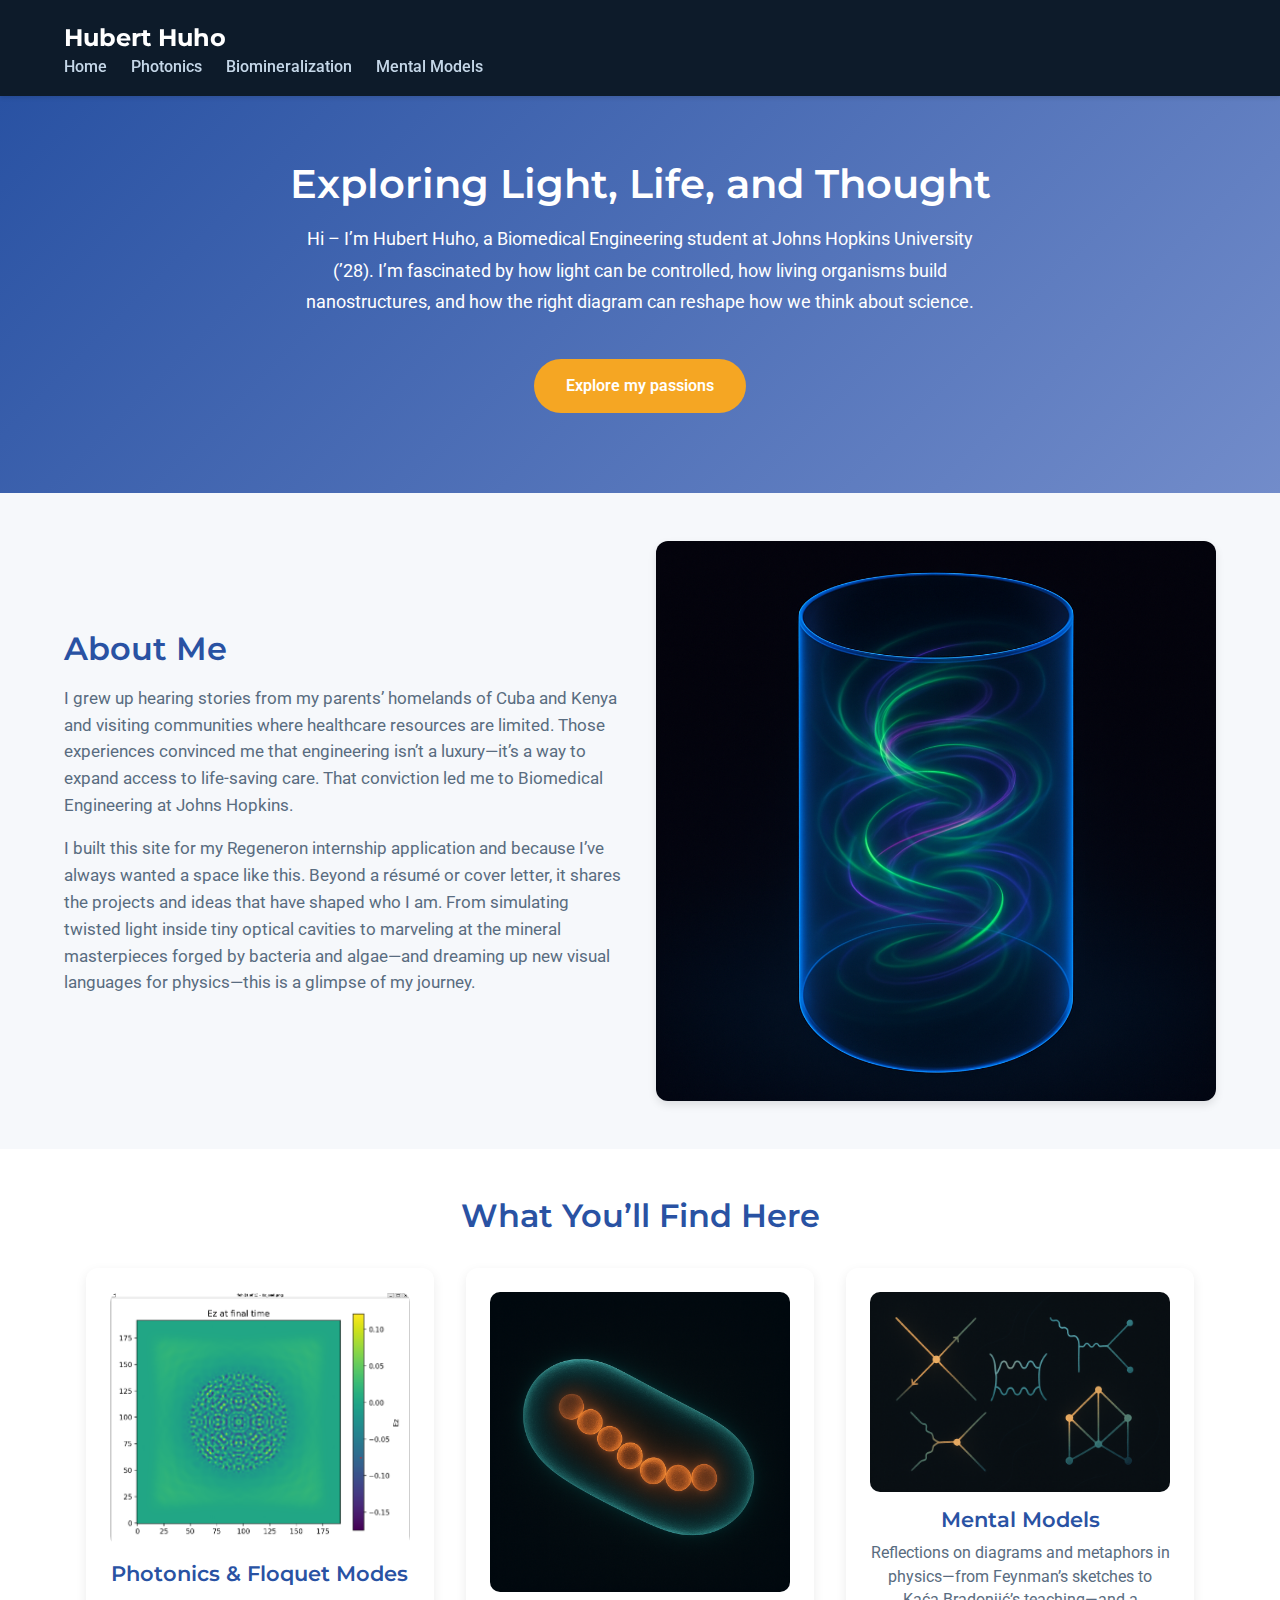
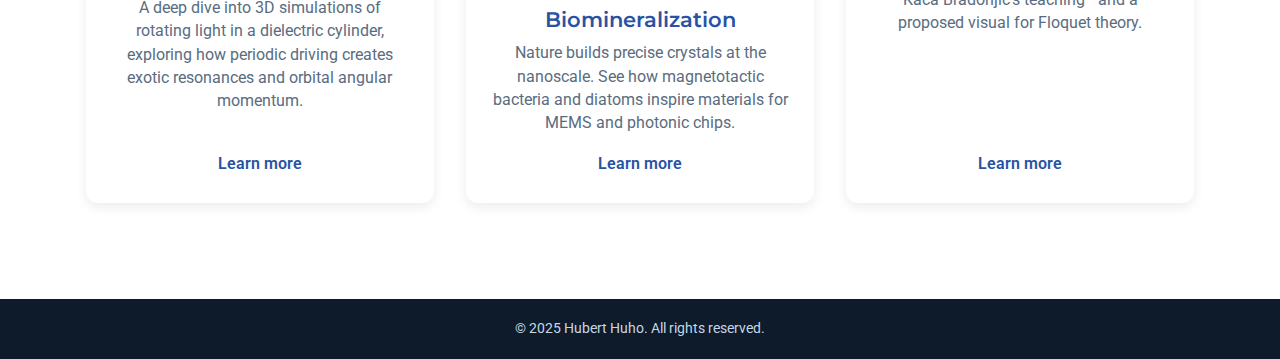
<file: index.html>
<!DOCTYPE html>
<html lang="en">
<head>
  <meta charset="UTF-8" />
  <meta name="viewport" content="width=device-width, initial-scale=1.0" />
  <title>Hubert Huho – Photonics, Biomineralization & Mental Models</title>
  <meta name="description" content="I'm Hubert Huho, a Johns Hopkins BME student exploring photonics, biomineralization, and visual thinking in science. This site showcases projects, simulations, and ideas that shape my journey." />
  <link rel="stylesheet" href="styles.css" />
</head>
<body>
  <!-- Navigation bar -->
  <header class="navbar" role="navigation" aria-label="Primary">
    <div class="container">
      <h1 class="logo"><a href="index.html">Hubert Huho</a></h1>
      <nav>
        <ul class="nav-links">
          <li><a href="index.html" aria-current="page">Home</a></li>
          <li><a href="photonics.html">Photonics</a></li>
          <li><a href="biomineralization.html">Biomineralization</a></li>
          <li><a href="mentalmodels.html">Mental Models</a></li>
        </ul>
      </nav>
    </div>
  </header>

  <!-- Hero section -->
  <section class="hero">
    <div class="container">
      <h2>Exploring Light, Life, and Thought</h2>
      <p>Hi – I’m Hubert Huho, a Biomedical Engineering student at Johns Hopkins University (’28). I’m fascinated by how light can be controlled, how living organisms build nanostructures, and how the right diagram can reshape how we think about science.</p>
      <a class="cta-btn" href="photonics.html">Explore my passions</a>
    </div>
  </section>

  <!-- About section -->
  <section class="about" id="about">
    <div class="container about-flex">
      <div class="about-text">
        <h3>About Me</h3>
        <p>I grew up hearing stories from my parents’ homelands of Cuba and Kenya and visiting communities where healthcare resources are limited. Those experiences convinced me that engineering isn’t a luxury—it’s a way to expand access to life-saving care. That conviction led me to Biomedical Engineering at Johns Hopkins.</p>
        <p>I built this site for my Regeneron internship application and because I’ve always wanted a space like this. Beyond a résumé or cover letter, it shares the projects and ideas that have shaped who I am. From simulating twisted light inside tiny optical cavities to marveling at the mineral masterpieces forged by bacteria and algae—and dreaming up new visual languages for physics—this is a glimpse of my journey.</p>
      </div>
      <div class="about-image">
        <img src="3a19c69c-db44-4b73-a6a2-1a7e6a0757c5.png" alt="Abstract illustration of a cylindrical optical cavity" loading="lazy" />
      </div>
    </div>
  </section>

  <!-- Passions overview -->
  <section class="passions">
    <div class="container">
      <h3>What You’ll Find Here</h3>
      <div class="cards">
        <div class="card">
          <img src="Hubert_Huho_RotCylinder(OAM)_Ez_Final_Time.png" alt="Simulated Ez field distribution in a rotating dielectric cylinder" loading="lazy" />
          <h4>Photonics &amp; Floquet Modes</h4>
          <p>A deep dive into 3D simulations of rotating light in a dielectric cylinder, exploring how periodic driving creates exotic resonances and orbital angular momentum.</p>
          <a href="photonics.html" class="card-link">Learn more</a>
        </div>
        <div class="card">
          <img src="8b9966dc-6dc2-40aa-8418-159095ac2272.png" alt="Stylized magnetosome chain and diatom-inspired structures" loading="lazy" />
          <h4>Biomineralization</h4>
          <p>Nature builds precise crystals at the nanoscale. See how magnetotactic bacteria and diatoms inspire materials for MEMS and photonic chips.</p>
          <a href="biomineralization.html" class="card-link">Learn more</a>
        </div>
        <div class="card">
          <img src="2a186fd2-34ff-4758-96b6-79f49ae0fd18.png" alt="Conceptual physics diagram in the spirit of Feynman sketches" loading="lazy" />
          <h4>Mental Models</h4>
          <p>Reflections on diagrams and metaphors in physics—from Feynman’s sketches to Kaća Bradonjić’s teaching—and a proposed visual for Floquet theory.</p>
          <a href="mentalmodels.html" class="card-link">Learn more</a>
        </div>
      </div>
    </div>
  </section>

  <footer>
    <div class="container">
      <p>&copy; 2025 Hubert Huho. All rights reserved.</p>
    </div>
  </footer>
</body>
</html>
</file>
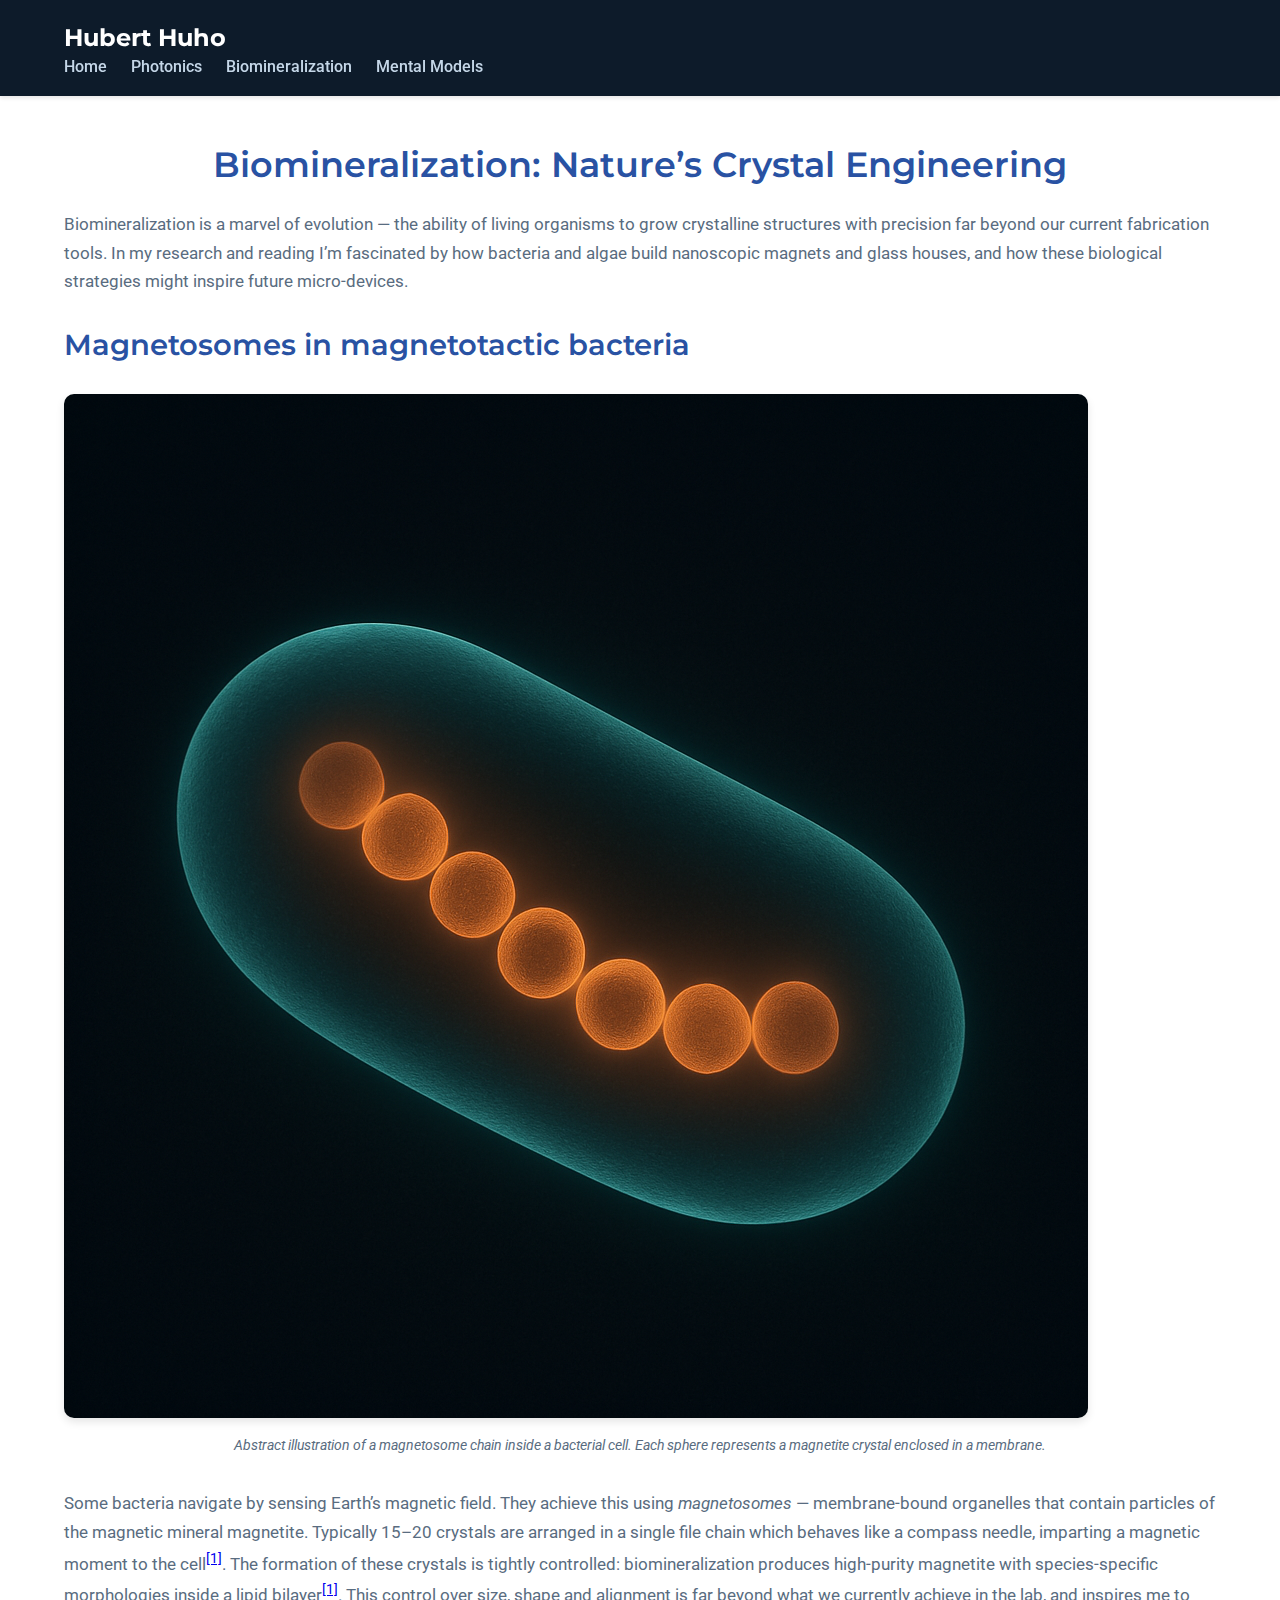
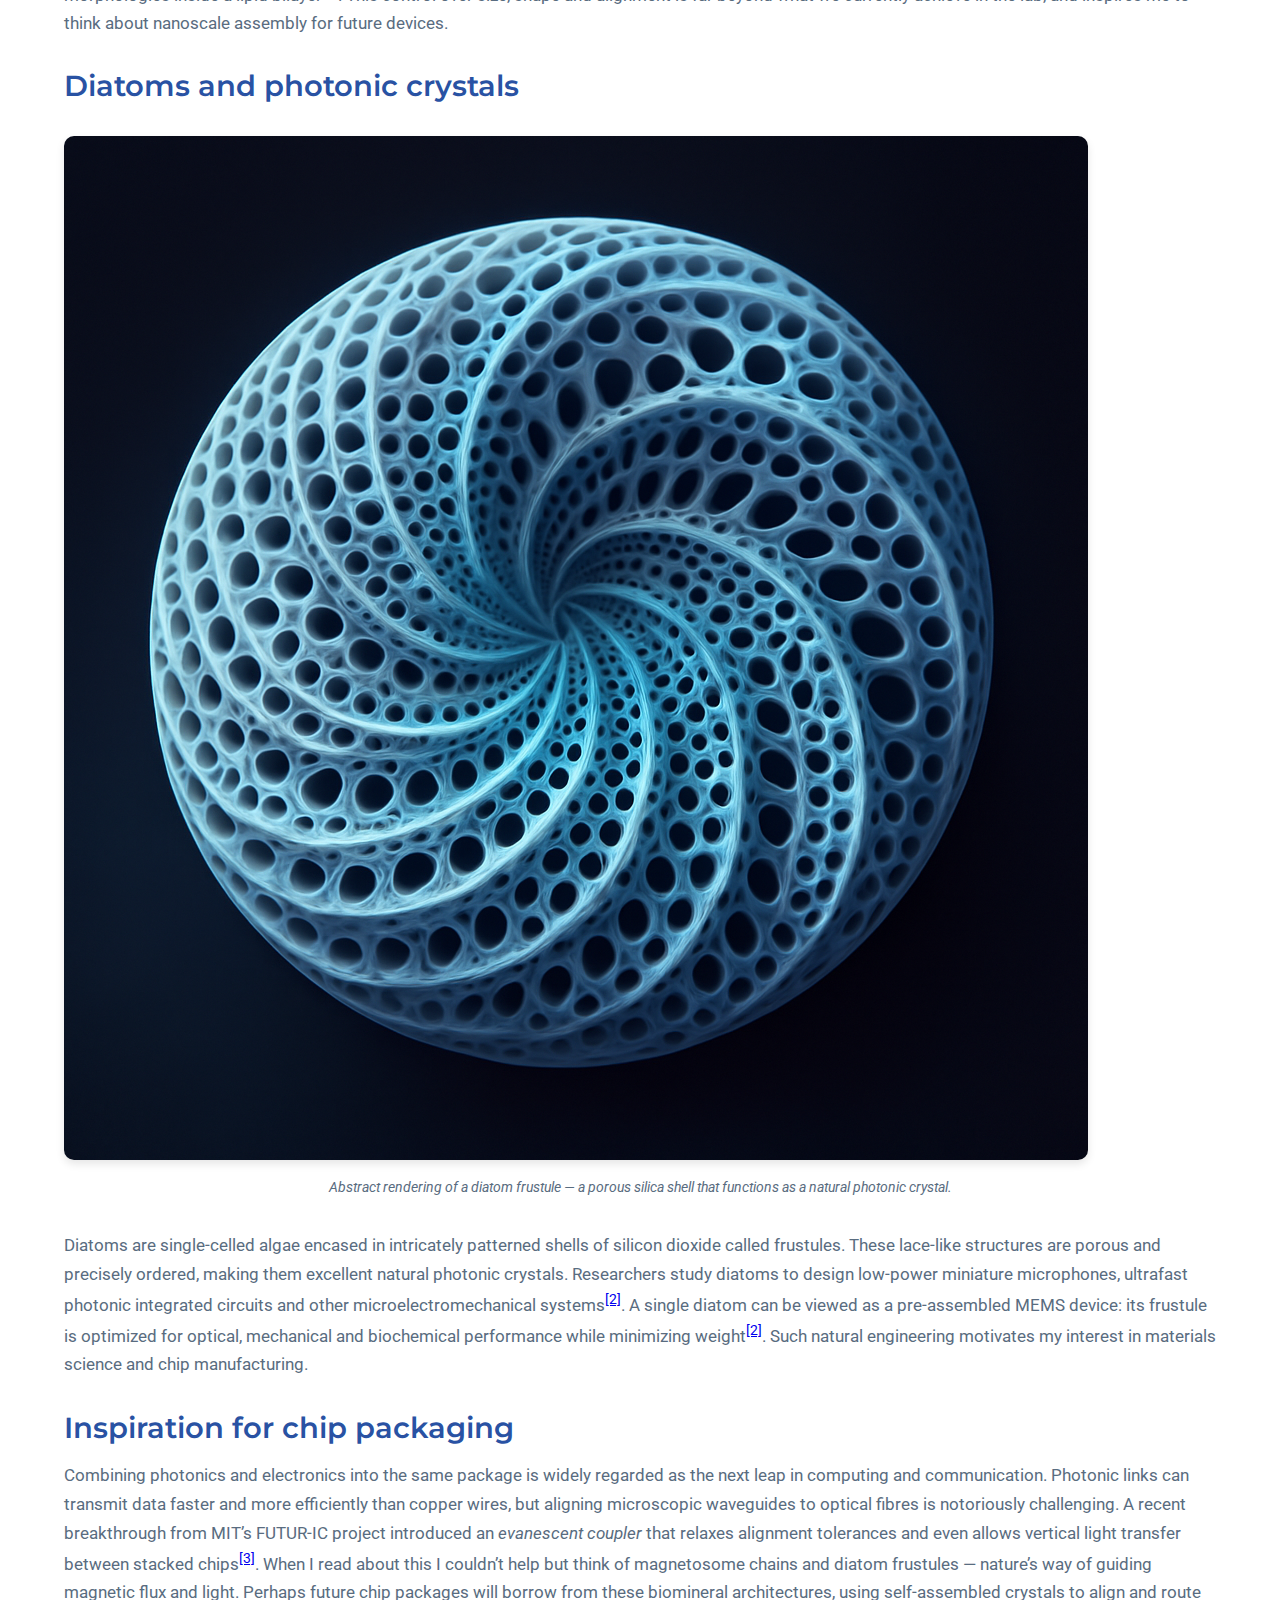
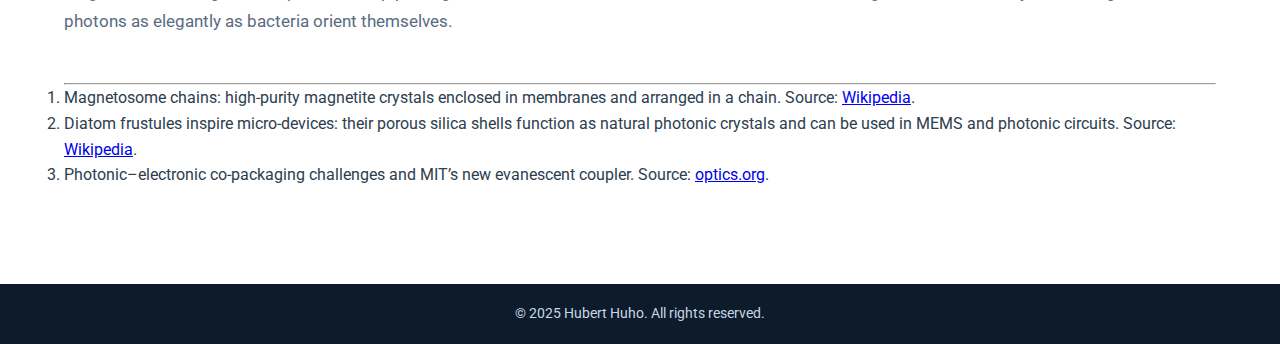
<file: biomineralization.html>
<!DOCTYPE html>
<html lang="en">
<head>
  <meta charset="UTF-8" />
  <meta name="viewport" content="width=device-width, initial-scale=1.0" />
  <title>Biomineralization – Hubert Huho</title>
  <link rel="stylesheet" href="styles.css" />
</head>
<body>
  <!-- Navigation bar -->
  <header class="navbar">
    <div class="container">
      <h1 class="logo"><a href="index.html">Hubert Huho</a></h1>
      <nav>
        <ul class="nav-links">
          <li><a href="index.html">Home</a></li>
          <li><a href="photonics.html">Photonics</a></li>
          <li><a href="biomineralization.html" class="active">Biomineralization</a></li>
          <li><a href="mentalmodels.html">Mental Models</a></li>
        </ul>
      </nav>
    </div>
  </header>

  <section class="content">
    <div class="container">
      <h1>Biomineralization: Nature’s Crystal Engineering</h1>
      <p>
        Biomineralization is a marvel of evolution — the ability of living organisms to grow crystalline structures with precision far
        beyond our current fabrication tools.  In my research and reading I’m fascinated by how bacteria and algae build nanoscopic
        magnets and glass houses, and how these biological strategies might inspire future micro‑devices.
      </p>

      <h2>Magnetosomes in magnetotactic bacteria</h2>
      <figure class="figure">
        <img src="8b9966dc-6dc2-40aa-8418-159095ac2272.png" alt="Stylized magnetosome chain" />
        <figcaption>
          Abstract illustration of a magnetosome chain inside a bacterial cell.  Each sphere represents a magnetite crystal enclosed in a
          membrane.
        </figcaption>
      </figure>
      <p>
        Some bacteria navigate by sensing Earth’s magnetic field.  They achieve this using <em>magnetosomes</em> — membrane‑bound
        organelles that contain particles of the magnetic mineral magnetite.  Typically 15–20 crystals are arranged in a single
        file chain which behaves like a compass needle, imparting a magnetic moment to the cell<sup><a href="#footnote-1">[1]</a></sup>.  The
        formation of these crystals is tightly controlled: biomineralization produces high‑purity magnetite with species‑specific
        morphologies inside a lipid bilayer<sup><a href="#footnote-1">[1]</a></sup>.  This control over size, shape and alignment is far beyond what we
        currently achieve in the lab, and inspires me to think about nanoscale assembly for future devices.
      </p>

      <h2>Diatoms and photonic crystals</h2>
      <figure class="figure">
        <img src="414c0b74-4076-4648-a7d6-3a0b7c35d63a.png" alt="Abstract diatom frustule" />
        <figcaption>
          Abstract rendering of a diatom frustule — a porous silica shell that functions as a natural photonic crystal.
        </figcaption>
      </figure>
      <p>
        Diatoms are single‑celled algae encased in intricately patterned shells of silicon dioxide called frustules.  These lace‑like
        structures are porous and precisely ordered, making them excellent natural photonic crystals.  Researchers study diatoms to
        design low‑power miniature microphones, ultrafast photonic integrated circuits and other microelectromechanical systems<sup><a href="#footnote-2">[2]</a></sup>.
        A single diatom can be viewed as a pre‑assembled MEMS device: its frustule is optimized for optical, mechanical and biochemical
        performance while minimizing weight<sup><a href="#footnote-2">[2]</a></sup>.  Such natural engineering motivates my interest in materials science
        and chip manufacturing.
      </p>

      <h2>Inspiration for chip packaging</h2>
      <p>
        Combining photonics and electronics into the same package is widely regarded as the next leap in computing and communication.
        Photonic links can transmit data faster and more efficiently than copper wires, but aligning microscopic waveguides to optical
        fibres is notoriously challenging.  A recent breakthrough from MIT’s FUTUR‑IC project introduced an <em>evanescent coupler</em>
        that relaxes alignment tolerances and even allows vertical light transfer between stacked chips<sup><a href="#footnote-3">[3]</a></sup>.  When I read
        about this I couldn’t help but think of magnetosome chains and diatom frustules — nature’s way of guiding magnetic flux and
        light.  Perhaps future chip packages will borrow from these biomineral architectures, using self‑assembled crystals to align
        and route photons as elegantly as bacteria orient themselves.
      </p>

      <!-- Footnotes -->
      <hr style="margin-top:3rem;" />
      <ol class="footnotes">
        <li id="footnote-1">Magnetosome chains: high‑purity magnetite crystals enclosed in membranes and arranged in a chain. Source: <a href="https://en.wikipedia.org/wiki/Magnetosome" target="_blank">Wikipedia</a>.</li>
        <li id="footnote-2">Diatom frustules inspire micro‑devices: their porous silica shells function as natural photonic crystals and can be used in MEMS and photonic circuits. Source: <a href="https://en.wikipedia.org/wiki/Diatom" target="_blank">Wikipedia</a>.</li>
        <li id="footnote-3">Photonic–electronic co‑packaging challenges and MIT’s new evanescent coupler. Source: <a href="https://optics.org/news/16/8/2" target="_blank">optics.org</a>.</li>
      </ol>
    </div>
  </section>

  <footer>
    <div class="container">
      <p>&copy; 2025 Hubert Huho. All rights reserved.</p>
    </div>
  </footer>
</body>
</html>
</file>
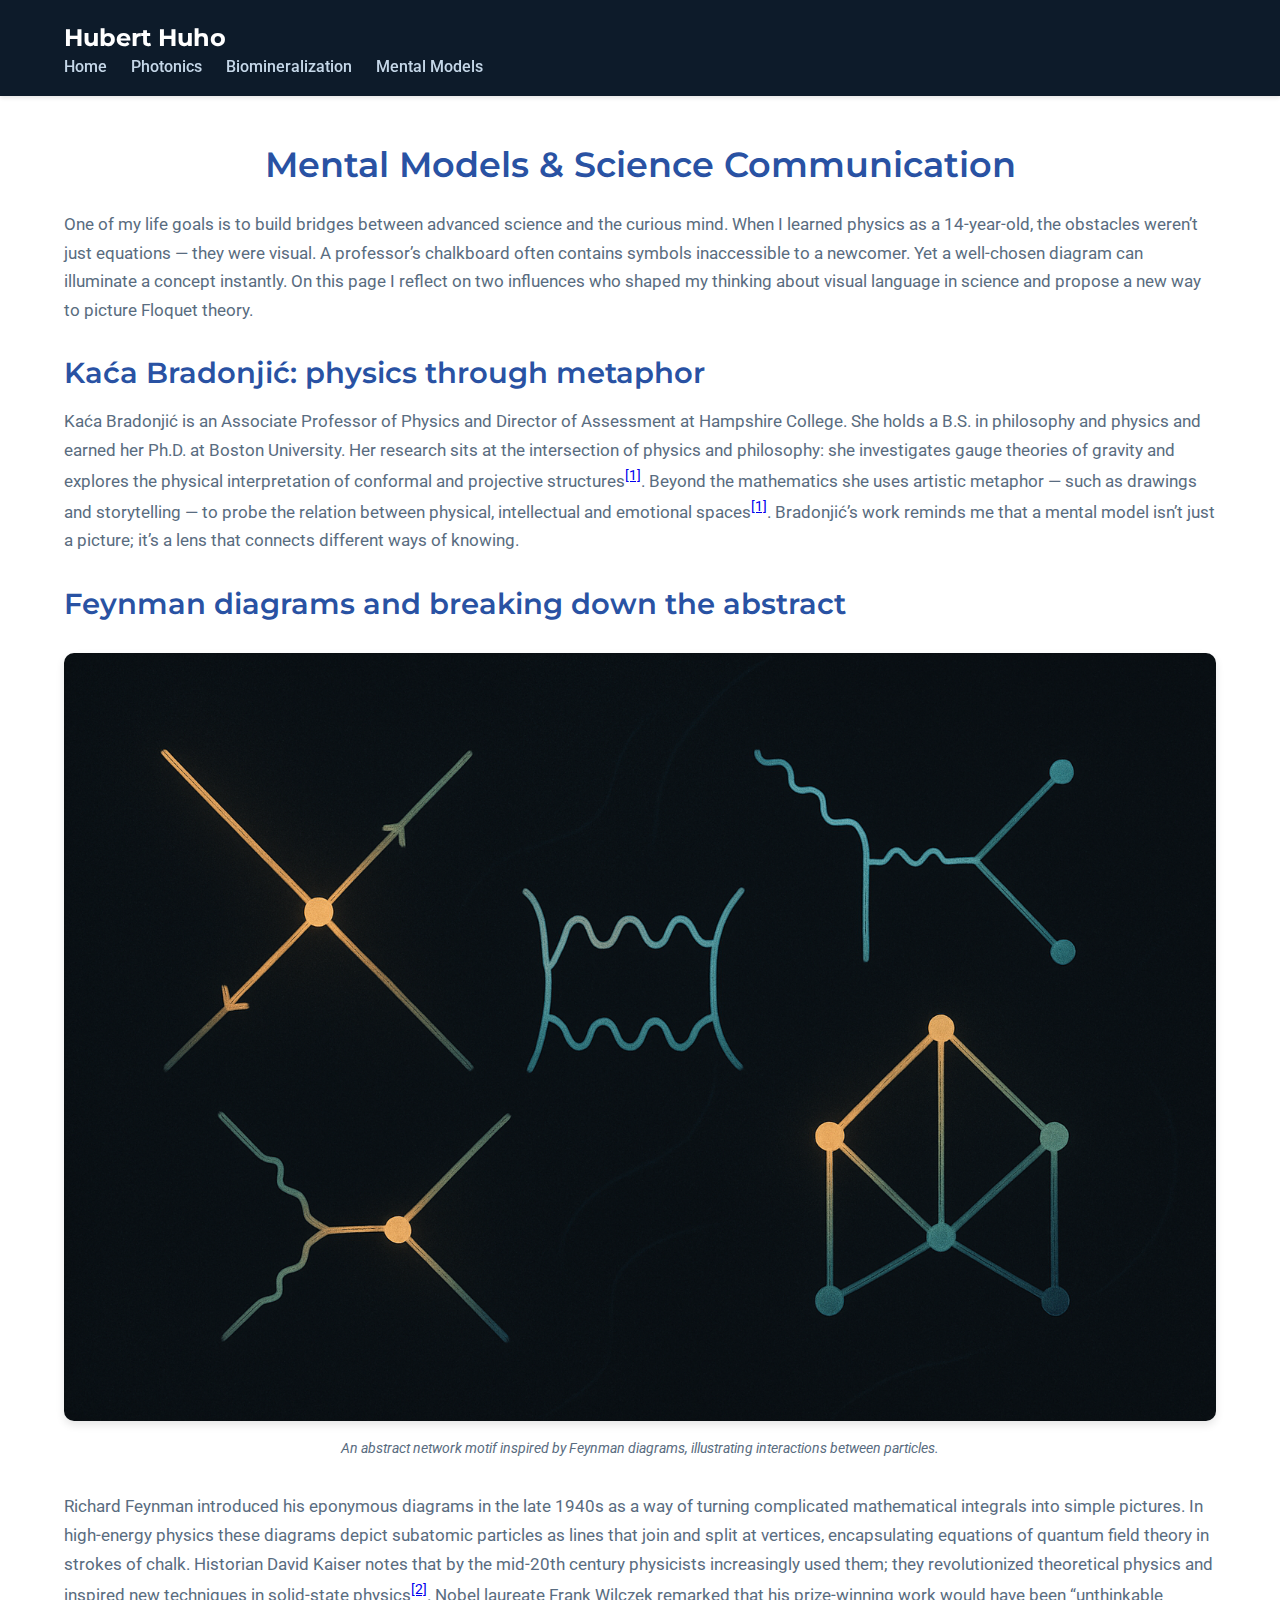
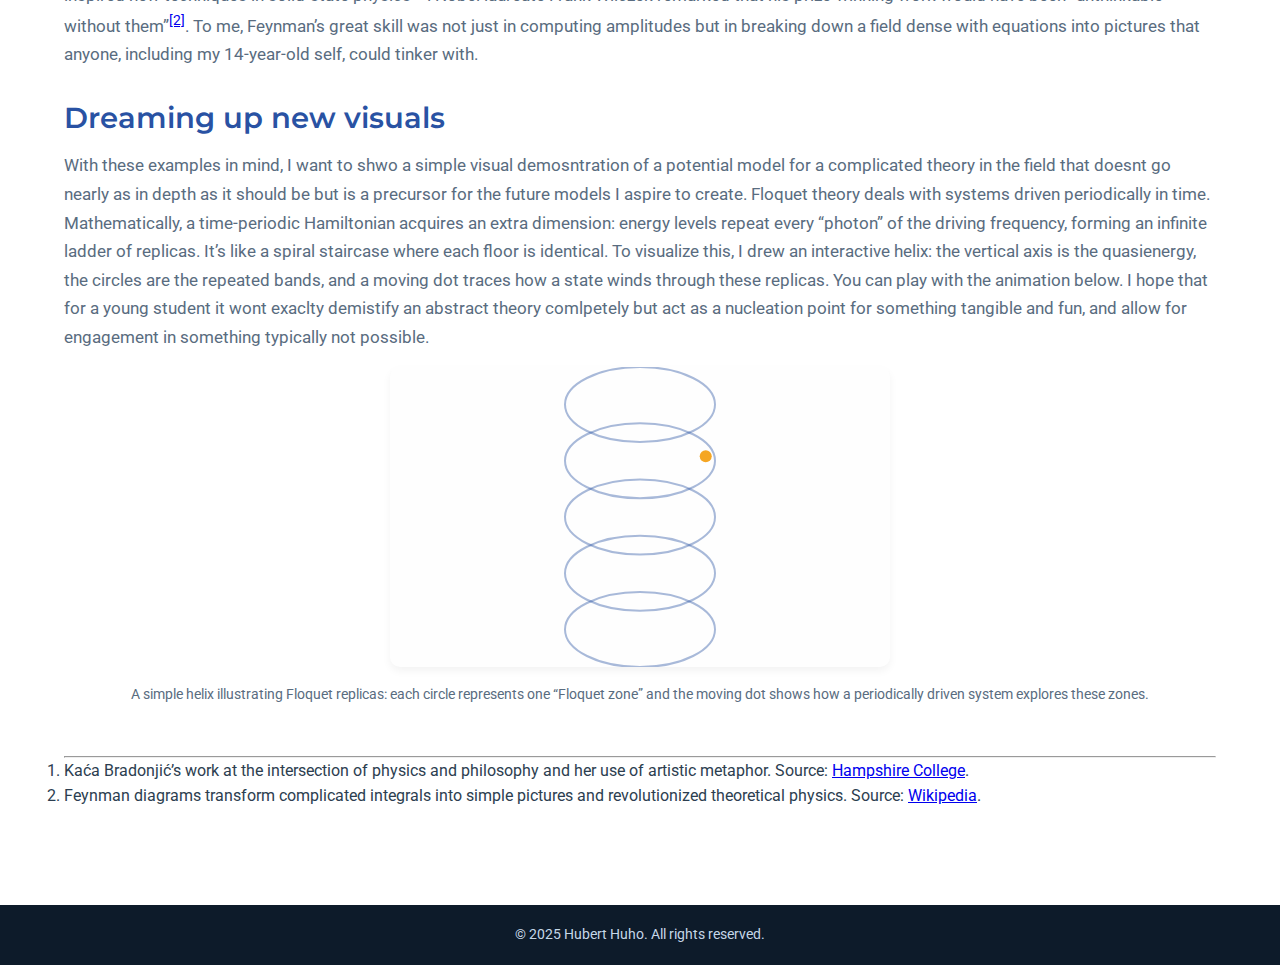
<file: mentalmodels.html>
<!DOCTYPE html>
<html lang="en">
<head>
  <meta charset="UTF-8" />
  <meta name="viewport" content="width=device-width, initial-scale=1.0" />
  <title>Mental Models & Science Communication – Hubert Huho</title>
  <link rel="stylesheet" href="styles.css" />
</head>
<body>
  <!-- Navigation bar -->
  <header class="navbar">
    <div class="container">
      <h1 class="logo"><a href="index.html">Hubert Huho</a></h1>
      <nav>
        <ul class="nav-links">
          <li><a href="index.html">Home</a></li>
          <li><a href="photonics.html">Photonics</a></li>
          <li><a href="biomineralization.html">Biomineralization</a></li>
          <li><a href="mentalmodels.html" class="active">Mental Models</a></li>
        </ul>
      </nav>
    </div>
  </header>

  <section class="content">
    <div class="container">
      <h1>Mental Models & Science Communication</h1>
      <p>
        One of my life goals is to build bridges between advanced science and the curious mind.  When I learned physics as a 14‑year‑old,
        the obstacles weren’t just equations — they were visual.  A professor’s chalkboard often contains symbols inaccessible to a
        newcomer.  Yet a well‑chosen diagram can illuminate a concept instantly.  On this page I reflect on two influences who shaped
        my thinking about visual language in science and propose a new way to picture Floquet theory.
      </p>

      <h2>Kaća Bradonjić: physics through metaphor</h2>
      <p>
        Kaća Bradonjić is an Associate Professor of Physics and Director of Assessment at Hampshire College.  She holds a B.S. in
        philosophy and physics and earned her Ph.D. at Boston University.  Her research sits at the intersection of physics and
        philosophy: she investigates gauge theories of gravity and explores the physical interpretation of conformal and projective
        structures<sup><a href="#footnote-1">[1]</a></sup>.  Beyond the mathematics she uses artistic metaphor — such as drawings and storytelling — to
        probe the relation between physical, intellectual and emotional spaces<sup><a href="#footnote-1">[1]</a></sup>.  Bradonjić’s work reminds me that
        a mental model isn’t just a picture; it’s a lens that connects different ways of knowing.
      </p>

      <h2>Feynman diagrams and breaking down the abstract</h2>
      <figure class="figure">
        <img src="2a186fd2-34ff-4758-96b6-79f49ae0fd18.png" alt="Abstract network inspired by Feynman diagrams" />
        <figcaption>
          An abstract network motif inspired by Feynman diagrams, illustrating interactions between particles.
        </figcaption>
      </figure>
      <p>
        Richard Feynman introduced his eponymous diagrams in the late 1940s as a way of turning complicated mathematical integrals into
        simple pictures.  In high‑energy physics these diagrams depict subatomic particles as lines that join and split at vertices,
        encapsulating equations of quantum field theory in strokes of chalk.  Historian David Kaiser notes that by the mid‑20th
        century physicists increasingly used them; they revolutionized theoretical physics and inspired new techniques in solid‑state
        physics<sup><a href="#footnote-2">[2]</a></sup>.  Nobel laureate Frank Wilczek remarked that his prize‑winning work would have been
        “unthinkable without them”<sup><a href="#footnote-2">[2]</a></sup>.  To me, Feynman’s great skill was not just in computing amplitudes but in
        breaking down a field dense with equations into pictures that anyone, including my 14‑year‑old self, could tinker with.
      </p>

      <h2>Dreaming up new visuals</h2>
      <p>
        With these examples in mind, I want to shwo a simple visual demosntration of a potential model for a complicated theory in the 
        field that doesnt go nearly as in depth as it should be but is a precursor for the future models I aspire to create.  
        Floquet theory deals with systems driven periodically in time.  Mathematically, a time‑periodic Hamiltonian acquires an extra 
        dimension: energy levels repeat every “photon” of the driving frequency, forming an infinite ladder of replicas.  
        It’s like a spiral staircase where each floor is identical.  To visualize this, I drew an interactive helix: the vertical axis 
        is the quasienergy, the circles are the repeated bands, and a moving dot traces how a state winds through these replicas.  
        You can play with the animation below.  I hope that for a young student it wont exaclty demistify an abstract theory comlpetely
        but act as a nucleation point for something tangible and fun, and allow for engagement in something typically not possible.
      </p>

      <!-- Interactive Floquet visual -->
      <canvas id="floquetCanvas"></canvas>
      <p style="text-align:center; font-size:0.9rem; color:var(--muted-text);">
        A simple helix illustrating Floquet replicas: each circle represents one “Floquet zone” and the moving dot shows how a
        periodically driven system explores these zones.
      </p>

      <!-- Footnotes -->
      <hr style="margin-top:3rem;" />
      <ol class="footnotes">
        <li id="footnote-1">Kaća Bradonjić’s work at the intersection of physics and philosophy and her use of artistic metaphor. Source: <a href="https://www.hampshire.edu/academics/faculty/kaca-bradonjic" target="_blank">Hampshire College</a>.</li>
        <li id="footnote-2">Feynman diagrams transform complicated integrals into simple pictures and revolutionized theoretical physics. Source: <a href="https://en.wikipedia.org/wiki/Feynman_diagram" target="_blank">Wikipedia</a>.</li>
      </ol>
    </div>
  </section>

  <footer>
    <div class="container">
      <p>&copy; 2025 Hubert Huho. All rights reserved.</p>
    </div>
  </footer>

  <script src="floquet-visual.js"></script>
</body>
</html>
</file>
<file: styles.css>
/*
  Stylesheet for Hubert Huho’s personal passion site.
  This file defines a clean, modern layout with a cohesive color palette,
  responsive cards and sections, and typography optimized for readability.
*/

@import url('https://fonts.googleapis.com/css2?family=Montserrat:wght@400;600;700&family=Roboto:wght@300;400;500;700&display=swap');

/* Root variables for easy color management */
:root {
  --primary-color: #2952a3;    /* deep blue for headings and links */
  --secondary-color: #728cca;  /* softer blue for gradients */
  --accent-color: #f5a623;     /* warm orange accent for call‑to‑action */
  --dark-bg: #0d1b2a;          /* navy background for navigation/footer */
  --light-bg: #f6f8fb;        /* off‑white background for sections */
  --text-color: #2c3e50;      /* dark slate for body text */
  --muted-text: #596c80;      /* muted grey for secondary text */
}

/* Base element resets */
* {
  box-sizing: border-box;
  margin: 0;
  padding: 0;
}

body {
  font-family: 'Roboto', sans-serif;
  color: var(--text-color);
  background: #ffffff;
  line-height: 1.6;
  overflow-x: hidden;
}

h1, h2, h3, h4, h5 {
  font-family: 'Montserrat', sans-serif;
  font-weight: 600;
  line-height: 1.2;
}

img {
  display: block;
  max-width: 100%;
  height: auto;
}

/* Container to center content */
.container {
  width: 90%;
  max-width: 1200px;
  margin: 0 auto;
}

/* Navigation bar */
.navbar {
  background: var(--dark-bg);
  color: #fff;
  padding: 1rem 0;
  position: sticky;
  top: 0;
  z-index: 1000;
  box-shadow: 0 2px 4px rgba(0,0,0,0.1);
}

.navbar .logo a {
  color: #fff;
  text-decoration: none;
  font-size: 1.5rem;
  font-weight: 700;
}

.nav-links {
  list-style: none;
  display: flex;
  gap: 1.5rem;
}

.nav-links a {
  color: #c5d7e8;
  text-decoration: none;
  font-weight: 500;
  transition: color 0.3s ease;
}

.nav-links a:hover {
  color: var(--accent-color);
}

/* Hero Section */
.hero {
  background: linear-gradient(135deg, var(--primary-color), var(--secondary-color));
  color: #fff;
  padding: 4rem 0 5rem;
  text-align: center;
}

.hero h2 {
  font-size: 2.5rem;
  margin-bottom: 1rem;
}

.hero p {
  font-size: 1.1rem;
  margin-bottom: 2.5rem;
  max-width: 700px;
  margin-left: auto;
  margin-right: auto;
  line-height: 1.8;
}

.cta-btn {
  background: var(--accent-color);
  color: #fff;
  padding: 0.9rem 2rem;
  border-radius: 30px;
  font-weight: 600;
  text-decoration: none;
  display: inline-block;
  transition: background 0.3s ease, transform 0.2s ease;
}

.cta-btn:hover {
  background: #d4881a;
  transform: translateY(-2px);
}

/* About Section */
.about {
  padding: 3rem 0;
  background: var(--light-bg);
}

.about-flex {
  display: flex;
  flex-wrap: wrap;
  align-items: center;
  gap: 2rem;
}

.about-text {
  flex: 1 1 45%;
}

.about-text h3 {
  color: var(--primary-color);
  font-size: 2rem;
  margin-bottom: 1rem;
}

.about-text p {
  margin-bottom: 1rem;
  color: var(--muted-text);
  font-size: 1.05rem;
}

.about-image {
  flex: 1 1 45%;
  text-align: center;
}

.about-image img {
  border-radius: 12px;
  box-shadow: 0 4px 8px rgba(0,0,0,0.1);
}

/* Passions Overview */
.passions {
  padding: 3rem 0;
}

.passions h3 {
  text-align: center;
  margin-bottom: 2rem;
  font-size: 2rem;
  color: var(--primary-color);
}

.cards {
  display: flex;
  flex-wrap: wrap;
  gap: 2rem;
  justify-content: center;
}

.card {
  background: #ffffff;
  border-radius: 12px;
  box-shadow: 0 4px 12px rgba(0,0,0,0.08);
  padding: 1.5rem;
  width: calc(33% - 2rem);
  min-width: 280px;
  display: flex;
  flex-direction: column;
  align-items: center;
  text-align: center;
  transition: transform 0.3s ease;
}

.card:hover {
  transform: translateY(-5px);
}

.card img {
  border-radius: 10px;
  margin-bottom: 1rem;
  width: 100%;
  height: auto;
}

.card h4 {
  color: var(--primary-color);
  margin-bottom: 0.6rem;
  font-size: 1.3rem;
}

.card p {
  flex-grow: 1;
  margin-bottom: 1rem;
  color: var(--muted-text);
  font-size: 0.97rem;
  line-height: 1.5;
}

.card-link {
  color: var(--primary-color);
  text-decoration: none;
  font-weight: 600;
  border-bottom: 2px solid transparent;
  transition: border-color 0.2s ease;
}

.card-link:hover {
  border-color: var(--primary-color);
}

/* Content pages (photonics, biomineralization, mental models) */
.content {
  padding: 3rem 0;
}

.content h1 {
  margin-bottom: 1.5rem;
  font-size: 2.2rem;
  color: var(--primary-color);
  text-align: center;
}

.content h2 {
  margin-top: 2rem;
  margin-bottom: 1rem;
  font-size: 1.8rem;
  color: var(--primary-color);
}

.content p {
  margin-bottom: 1rem;
  font-size: 1.05rem;
  color: var(--muted-text);
  line-height: 1.7;
}

.content img {
  border-radius: 10px;
  box-shadow: 0 4px 8px rgba(0,0,0,0.1);
  margin: 1rem 0;
}

.figure {
  margin: 2rem 0;
  text-align: center;
}

.figure img {
  max-width: 100%;
  height: auto;
}

.figure figcaption {
  margin-top: 0.5rem;
  font-size: 0.9rem;
  color: var(--muted-text);
  font-style: italic;
}

/* Floquet visual canvas on mental models page */
#floquetCanvas {
  background: #fefefe;
  border-radius: 10px;
  box-shadow: 0 4px 8px rgba(0,0,0,0.05);
  display: block;
  margin: 1rem auto;
  max-width: 500px;
  width: 100%;
  height: 300px;
}

/* Footer */
footer {
  background: var(--dark-bg);
  color: #c5d7e8;
  text-align: center;
  padding: 1.2rem 0;
  margin-top: 3rem;
}

footer p {
  font-size: 0.85rem;
}

/* Responsive adjustments */
@media (max-width: 992px) {
  .card {
    width: calc(50% - 2rem);
  }
}

@media (max-width: 768px) {
  .about-flex {
    flex-direction: column;
  }
  .about-text, .about-image {
    flex: 1 1 100%;
  }
  .cards {
    flex-direction: column;
  }
  .card {
    width: 100%;
  }
  .hero h2 {
    font-size: 2rem;
  }
  .hero p {
    font-size: 1rem;
  }
}
</file>
